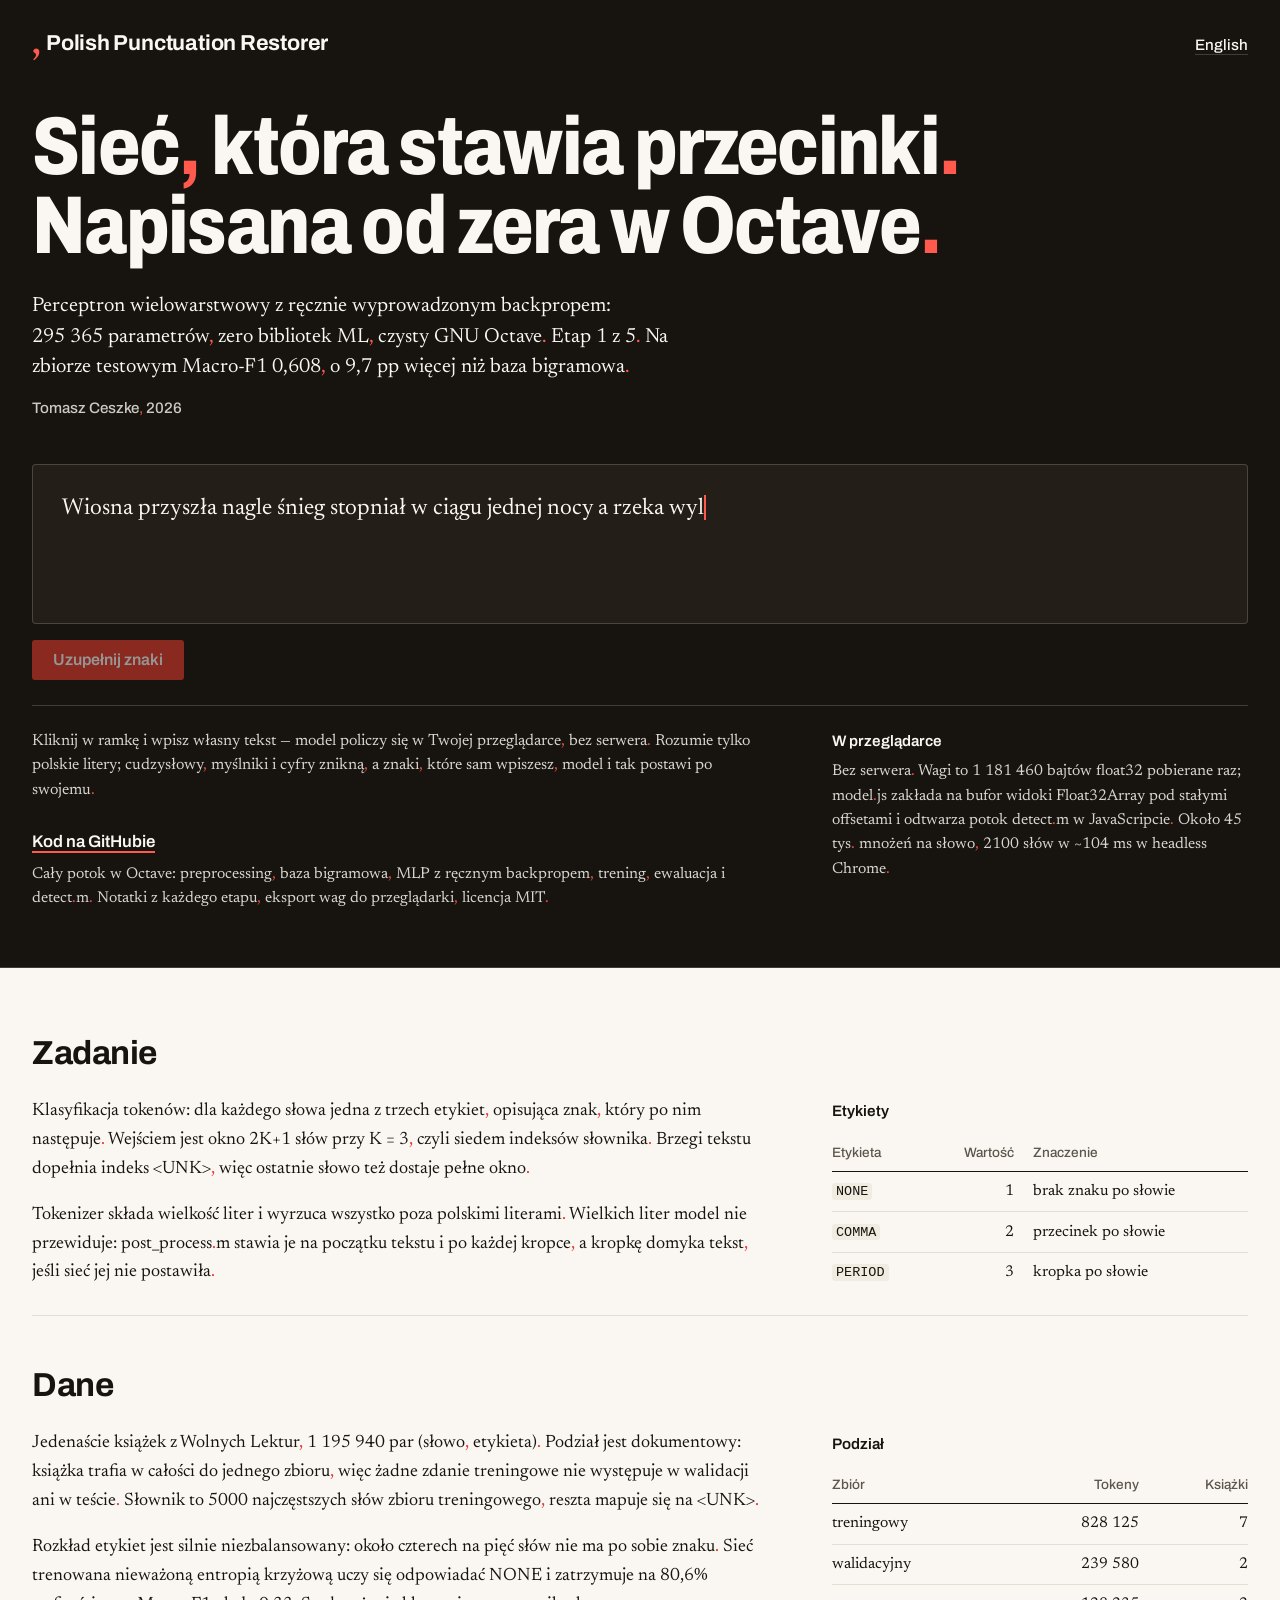
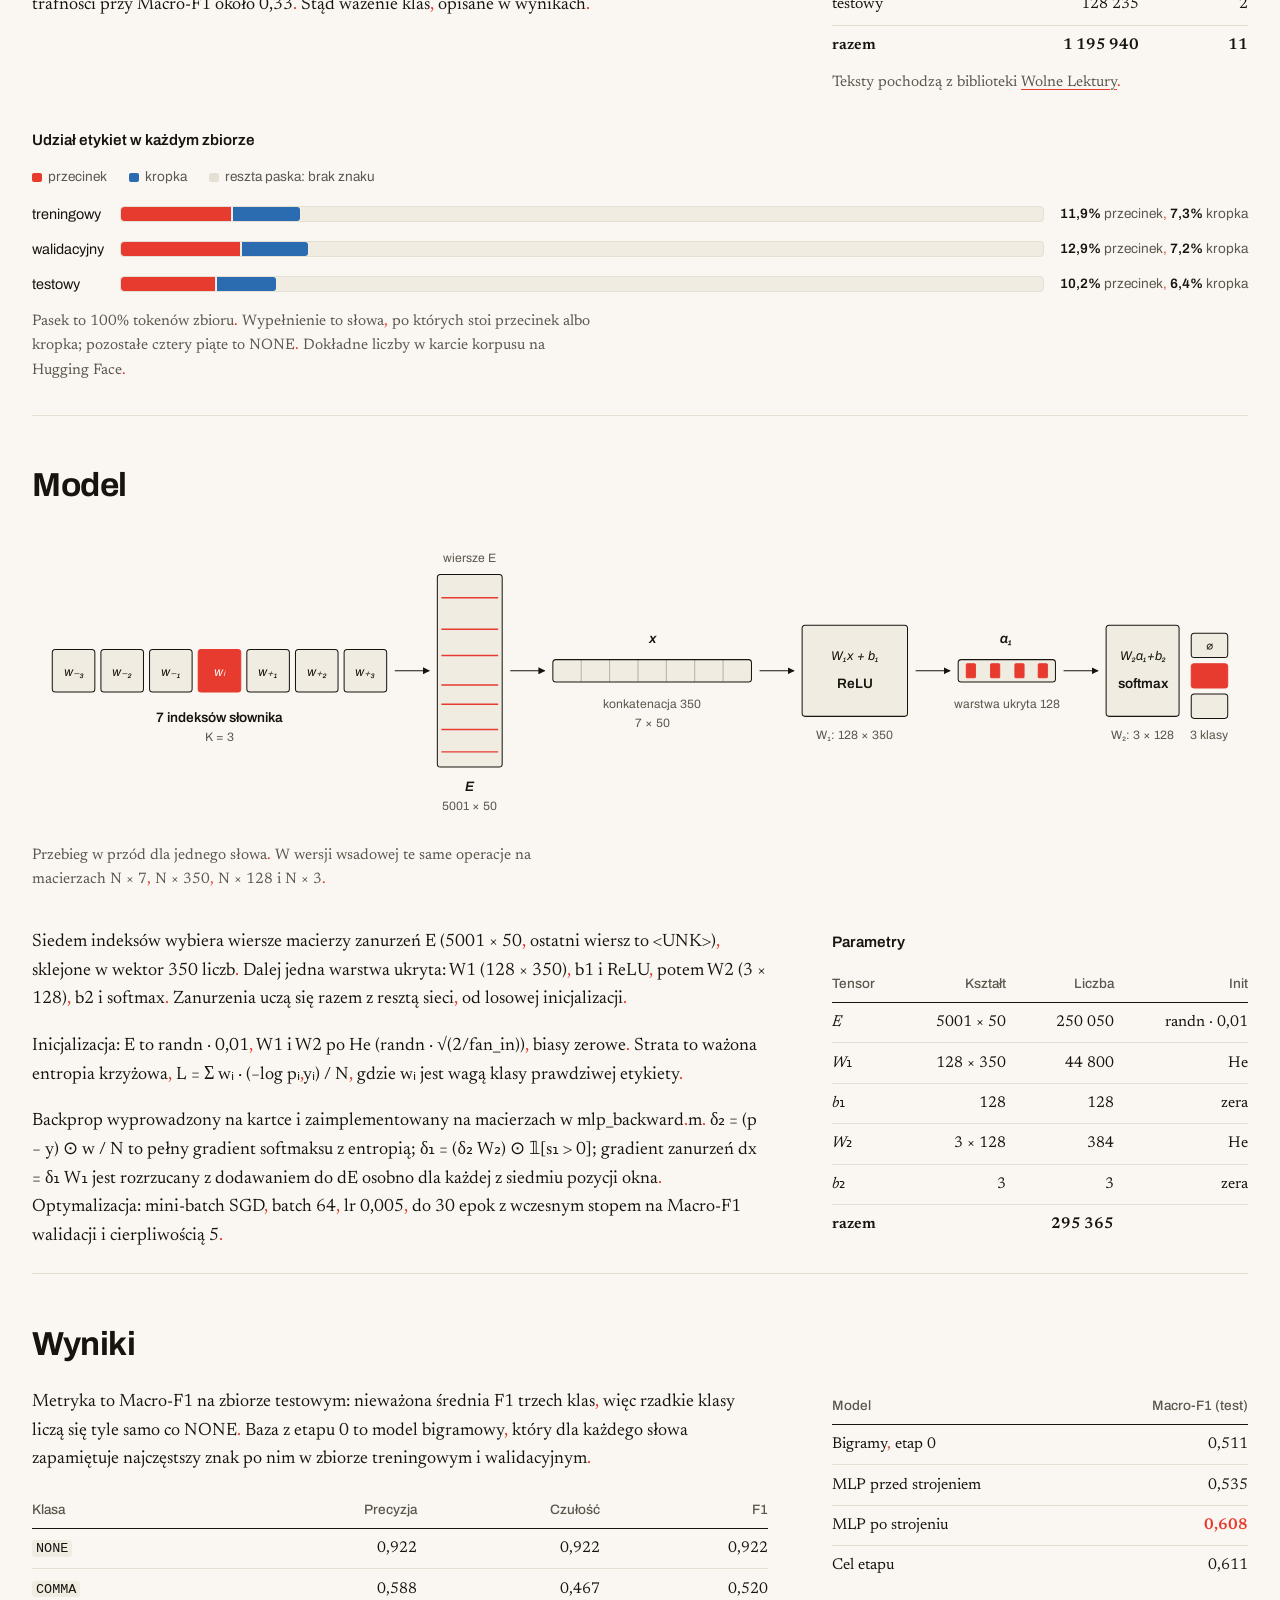
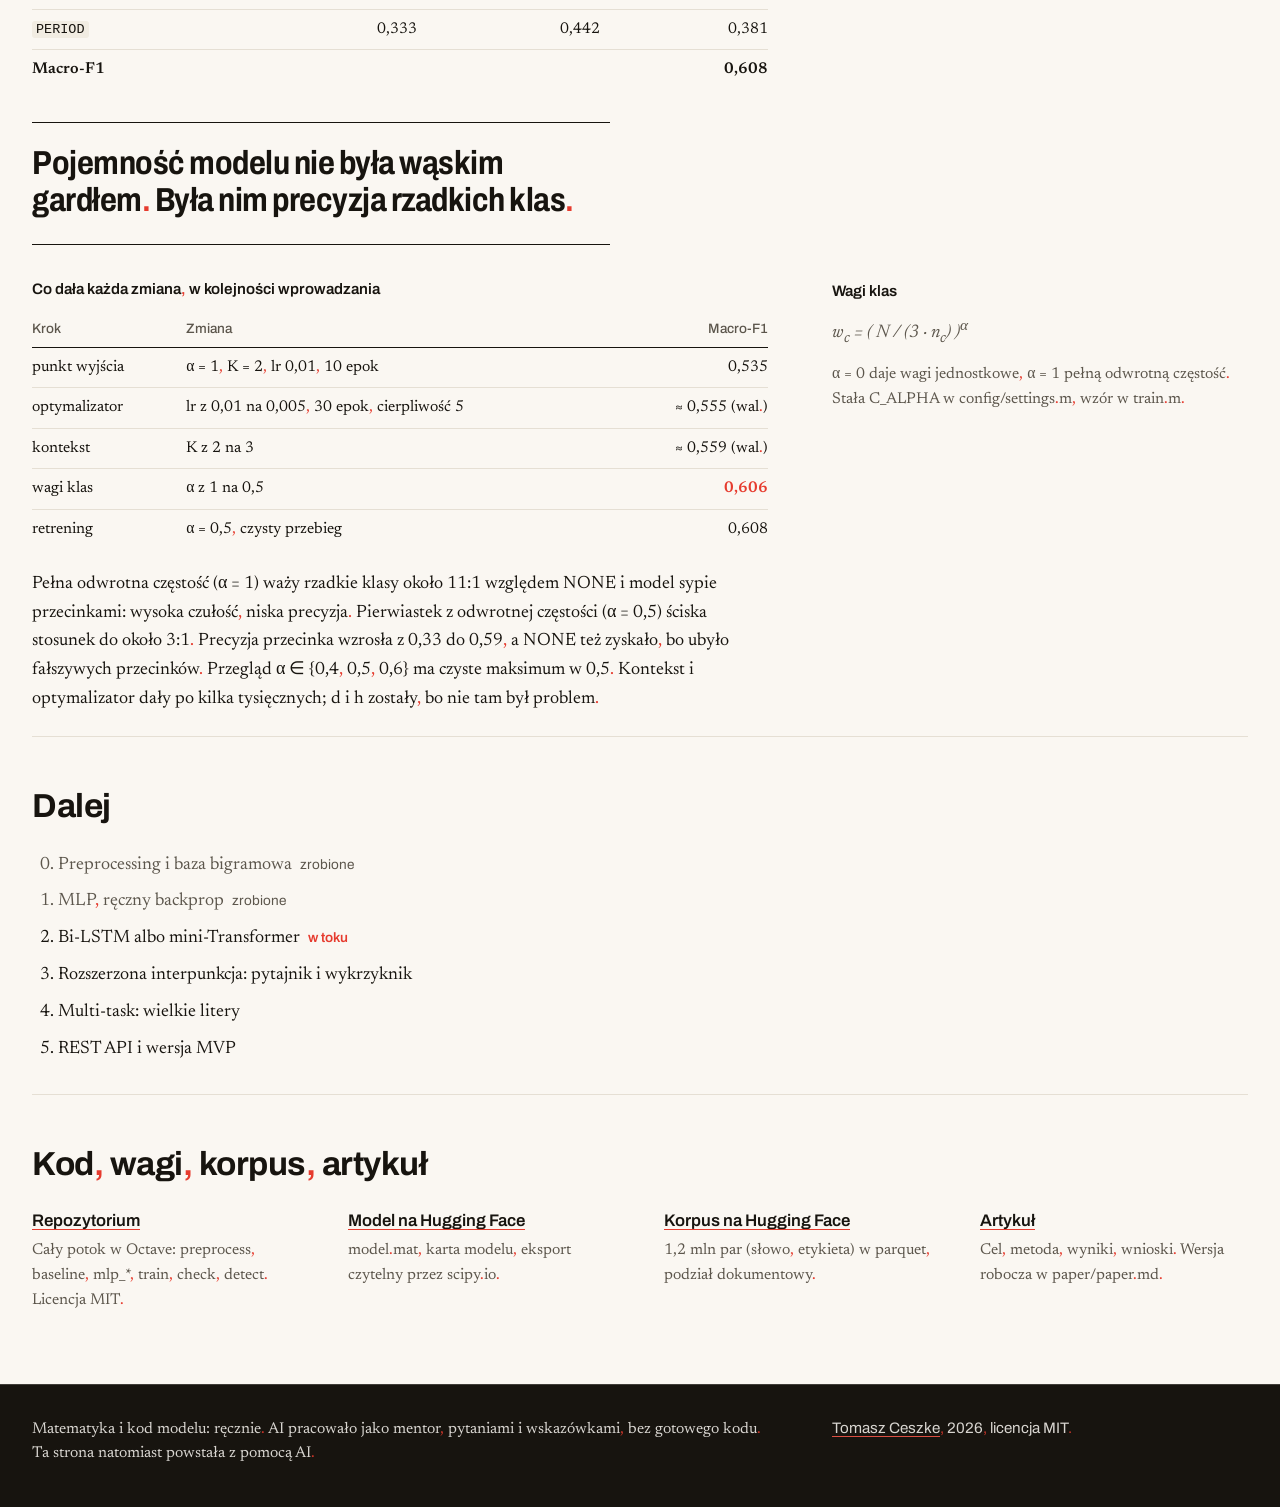
<file: web/index.html>
<!DOCTYPE html>
<html lang="pl">
<head>
  <meta charset="UTF-8">
  <meta name="viewport" content="width=device-width, initial-scale=1.0">
  <meta name="ppr-build" content="dev">
  <title>Polish Punctuation Restorer</title>
  <meta name="description" content="Sieć neuronowa, która uzupełnia brakujące przecinki i kropki w polskim tekście. Napisana od zera w GNU Octave, z ręcznie wyprowadzonym backpropem, bez bibliotek ML.">
  <meta property="og:title" content="Polish Punctuation Restorer">
  <meta property="og:description" content="Sieć, która stawia przecinki. Napisana od zera w Octave. Działa w przeglądarce.">
  <meta property="og:type" content="website">
  <meta property="og:url" content="https://tomek.ceszke.com/polish-punctuation-restorer/">
  <meta property="og:site_name" content="Polish Punctuation Restorer">
  <meta property="og:locale" content="pl_PL">
  <link rel="canonical" href="https://tomek.ceszke.com/polish-punctuation-restorer/">
  <script type="application/ld+json">
  {
    "@context": "https://schema.org",
    "@type": "SoftwareSourceCode",
    "name": "Polish Punctuation Restorer",
    "description": "Neural punctuation restoration for Polish text — restores missing commas and periods, implemented from scratch in pure GNU Octave.",
    "url": "https://tomek.ceszke.com/polish-punctuation-restorer/",
    "codeRepository": "https://github.com/tomekceszke/polish-punctuation-restorer",
    "sameAs": [
      "https://github.com/tomekceszke/polish-punctuation-restorer",
      "https://huggingface.co/tomekceszke/polish-punctuation-restorer"
    ],
    "programmingLanguage": "GNU Octave",
    "inLanguage": "pl",
    "license": "https://github.com/tomekceszke/polish-punctuation-restorer/blob/main/LICENSE",
    "author": {
      "@type": "Person",
      "name": "Tomasz Ceszke",
      "url": "https://tomek.ceszke.com/"
    }
  }
  </script>
  <link rel="preconnect" href="https://fonts.googleapis.com">
  <link rel="preconnect" href="https://fonts.gstatic.com" crossorigin>
  <link href="https://fonts.googleapis.com/css2?family=Archivo:ital,wdth,wght@0,62..125,400..900&family=Newsreader:ital,opsz,wght@0,6..72,400..600;1,6..72,400&display=swap" rel="stylesheet">
  <link rel="icon" href="data:image/svg+xml,<svg xmlns='http://www.w3.org/2000/svg' viewBox='0 0 100 100'><rect width='100' height='100' fill='%2317140f'/><text y='80' x='22' font-size='90' fill='%23ff5a4d'>,</text></svg>">
  <link rel="stylesheet" href="style.css">
</head>
<body>

<header class="band" data-punct>
  <div class="wrap">
    <div class="masthead">
      <a class="brand" href="#"><span class="brand-mark" aria-hidden="true">,</span>Polish Punctuation Restorer</a>
      <button class="lang-toggle" id="langToggle" aria-label="Switch language">English</button>
    </div>

    <h1 class="headline" data-i18n-html="mag.h1">Sieć, która stawia przecinki.<br>Napisana od zera w Octave.</h1>
    <p class="deck" data-i18n="mag.deck">Perceptron wielowarstwowy z ręcznie wyprowadzonym backpropem.</p>
    <p class="byline" data-i18n="mag.byline">Tomasz Ceszke, 2026</p>

    <div class="demo" id="demoPanel">
      <div class="demo-box" id="demoBox" lang="pl" aria-live="polite"></div>
      <div class="demo-actions">
        <button class="demo-btn" id="demoBtn" tabindex="-1" data-i18n="demo.button">Uzupełnij znaki</button>
        <span class="demo-status" id="demoStatus"></span>
        <span class="demo-count" id="demoCount"></span>
      </div>
    </div>

    <div class="demo-foot">
      <div>
        <p class="demo-note" data-i18n="demo.note">Kliknij w ramkę i wpisz własny tekst.</p>
        <aside class="repo">
          <h3><a href="https://github.com/tomekceszke/polish-punctuation-restorer" target="_blank" rel="noopener" data-i18n="mag.repo.title">Kod na GitHubie</a></h3>
          <p data-i18n="mag.repo.text">Cały potok w Octave.</p>
        </aside>
      </div>
      <aside>
        <h3 data-i18n="mag.browser.title">W przeglądarce</h3>
        <p data-i18n="mag.browser.text">Bez serwera.</p>
      </aside>
    </div>
  </div>
</header>

<main class="article" data-punct>
  <div class="wrap">

    <!-- ===== Task ===== -->
    <section class="sec">
      <h2 data-i18n="mag.task.title">Zadanie</h2>
      <div class="body">
        <p data-i18n="mag.task.p1">Klasyfikacja tokenów.</p>
        <p data-i18n="mag.task.p2">Tokenizer składa wielkość liter.</p>
      </div>
      <aside>
        <h3 data-i18n="mag.task.asideTitle">Etykiety</h3>
        <div class="table-wrap">
          <table>
            <thead><tr>
              <th data-i18n="mag.task.thLabel">Etykieta</th>
              <th data-i18n="mag.task.thValue">Wartość</th>
              <th class="txt" data-i18n="mag.task.thMeaning">Znaczenie</th>
            </tr></thead>
            <tbody>
              <tr><td><code>NONE</code></td><td>1</td><td class="txt" data-i18n="mag.task.rNone">brak znaku po słowie</td></tr>
              <tr><td><code>COMMA</code></td><td>2</td><td class="txt" data-i18n="mag.task.rComma">przecinek po słowie</td></tr>
              <tr><td><code>PERIOD</code></td><td>3</td><td class="txt" data-i18n="mag.task.rPeriod">kropka po słowie</td></tr>
            </tbody>
          </table>
        </div>
      </aside>
    </section>

    <!-- ===== Data ===== -->
    <section class="sec">
      <h2 data-i18n="mag.data.title">Dane</h2>
      <div class="body">
        <p data-i18n="mag.data.p1">Jedenaście książek z Wolnych Lektur.</p>
        <p data-i18n="mag.data.p2">Rozkład etykiet jest silnie niezbalansowany.</p>
      </div>
      <aside>
        <h3 data-i18n="mag.data.asideTitle">Podział</h3>
        <div class="table-wrap">
          <table>
            <thead><tr>
              <th data-i18n="mag.data.thSplit">Zbiór</th>
              <th data-i18n="mag.data.thTokens">Tokeny</th>
              <th data-i18n="mag.data.thBooks">Książki</th>
            </tr></thead>
            <tbody>
              <tr><td data-i18n="mag.data.rTrain">treningowy</td><td data-i18n="mag.n.train">828 125</td><td>7</td></tr>
              <tr><td data-i18n="mag.data.rVal">walidacyjny</td><td data-i18n="mag.n.val">239 580</td><td>2</td></tr>
              <tr><td data-i18n="mag.data.rTest">testowy</td><td data-i18n="mag.n.test">128 235</td><td>2</td></tr>
              <tr class="total"><td data-i18n="mag.data.rTotal">razem</td><td data-i18n="mag.n.total">1 195 940</td><td>11</td></tr>
            </tbody>
          </table>
        </div>
        <p class="credit" data-i18n-html="mag.data.credit">Teksty pochodzą z biblioteki <a href="https://wolnelektury.pl" target="_blank" rel="noopener">Wolne Lektury</a>.</p>
      </aside>

      <figure class="wide">
        <p class="fig-title" data-i18n="mag.data.figTitle">Udział etykiet w każdym zbiorze</p>
        <div class="legend">
          <span class="l-comma" data-i18n="mag.data.legComma">przecinek</span>
          <span class="l-period" data-i18n="mag.data.legPeriod">kropka</span>
          <span data-i18n="mag.data.legNone">reszta paska: brak znaku</span>
        </div>
        <div class="bars" role="img" aria-label="Label share per split: train 11.9% comma, 7.3% period; validation 12.9% comma, 7.2% period; test 10.2% comma, 6.4% period">
          <span class="lbl" data-i18n="mag.data.rTrain">treningowy</span>
          <div class="track"><div class="seg comma" style="width:11.9%" title="COMMA 11.9%"></div><div class="seg period" style="width:7.3%" title="PERIOD 7.3%"></div></div>
          <span class="val"><b data-i18n="mag.pct.tr.c">11,9%</b> <span data-i18n="mag.data.legComma">przecinek</span>, <b data-i18n="mag.pct.tr.p">7,3%</b> <span data-i18n="mag.data.legPeriod">kropka</span></span>

          <span class="lbl" data-i18n="mag.data.rVal">walidacyjny</span>
          <div class="track"><div class="seg comma" style="width:12.9%" title="COMMA 12.9%"></div><div class="seg period" style="width:7.2%" title="PERIOD 7.2%"></div></div>
          <span class="val"><b data-i18n="mag.pct.va.c">12,9%</b> <span data-i18n="mag.data.legComma">przecinek</span>, <b data-i18n="mag.pct.va.p">7,2%</b> <span data-i18n="mag.data.legPeriod">kropka</span></span>

          <span class="lbl" data-i18n="mag.data.rTest">testowy</span>
          <div class="track"><div class="seg comma" style="width:10.2%" title="COMMA 10.2%"></div><div class="seg period" style="width:6.4%" title="PERIOD 6.4%"></div></div>
          <span class="val"><b data-i18n="mag.pct.te.c">10,2%</b> <span data-i18n="mag.data.legComma">przecinek</span>, <b data-i18n="mag.pct.te.p">6,4%</b> <span data-i18n="mag.data.legPeriod">kropka</span></span>
        </div>
        <figcaption data-i18n="mag.data.figCaption">Pasek to 100% tokenów zbioru.</figcaption>
      </figure>
    </section>

    <!-- ===== Model ===== -->
    <section class="sec">
      <h2 data-i18n="mag.model.title">Model</h2>

      <figure class="wide arch" aria-label="Architecture: 7 indices, embedding lookup, concatenation to 350, hidden layer 128 with ReLU, softmax over 3 classes">
        <svg viewBox="0 0 1200 290" xmlns="http://www.w3.org/2000/svg" role="img">
          <defs>
            <marker id="arr" viewBox="0 0 10 10" refX="9" refY="5" markerWidth="7" markerHeight="7" orient="auto-start-reverse">
              <path d="M0,0 L10,5 L0,10 z" fill="currentColor"/>
            </marker>
          </defs>

          <!-- 7 indices -->
          <g>
            <rect class="box" x="20"  y="112" width="42" height="42" rx="3"/>
            <rect class="box" x="68"  y="112" width="42" height="42" rx="3"/>
            <rect class="box" x="116" y="112" width="42" height="42" rx="3"/>
            <rect class="hi"  x="164" y="112" width="42" height="42" rx="3"/>
            <rect class="box" x="212" y="112" width="42" height="42" rx="3"/>
            <rect class="box" x="260" y="112" width="42" height="42" rx="3"/>
            <rect class="box" x="308" y="112" width="42" height="42" rx="3"/>
            <text class="sub m" x="41"  y="138" text-anchor="middle">w₋₃</text>
            <text class="sub m" x="89"  y="138" text-anchor="middle">w₋₂</text>
            <text class="sub m" x="137" y="138" text-anchor="middle">w₋₁</text>
            <text class="sub m hi-text" x="185" y="138" text-anchor="middle">wᵢ</text>
            <text class="sub m" x="233" y="138" text-anchor="middle">w₊₁</text>
            <text class="sub m" x="281" y="138" text-anchor="middle">w₊₂</text>
            <text class="sub m" x="329" y="138" text-anchor="middle">w₊₃</text>
            <text class="lbl" x="185" y="184" text-anchor="middle" data-i18n="mag.arch.in">7 indeksów słownika</text>
            <text class="small" x="185" y="202" text-anchor="middle">K = 3</text>
          </g>
          <line class="line" x1="358" y1="133" x2="392" y2="133" marker-end="url(#arr)"/>

          <!-- E lookup -->
          <g>
            <rect class="box" x="400" y="38" width="64" height="190" rx="3"/>
            <line class="row" x1="404" y1="61"  x2="460" y2="61"/>
            <line class="row" x1="404" y1="92"  x2="460" y2="92"/>
            <line class="row" x1="404" y1="118" x2="460" y2="118"/>
            <line class="row" x1="404" y1="147" x2="460" y2="147"/>
            <line class="row" x1="404" y1="166" x2="460" y2="166"/>
            <line class="row" x1="404" y1="191" x2="460" y2="191"/>
            <line class="row" x1="404" y1="213" x2="460" y2="213"/>
            <text class="lbl m" x="432" y="252" text-anchor="middle">E</text>
            <text class="small" x="432" y="270" text-anchor="middle">5001 × 50</text>
            <text class="small" x="432" y="26" text-anchor="middle" data-i18n="mag.arch.lookup">wiersze E</text>
          </g>
          <line class="line" x1="472" y1="133" x2="506" y2="133" marker-end="url(#arr)"/>

          <!-- concat 350 -->
          <g>
            <rect class="vec" x="514" y="122" width="196" height="22" rx="3"/>
            <line class="thin" x1="542" y1="122" x2="542" y2="144"/>
            <line class="thin" x1="570" y1="122" x2="570" y2="144"/>
            <line class="thin" x1="598" y1="122" x2="598" y2="144"/>
            <line class="thin" x1="626" y1="122" x2="626" y2="144"/>
            <line class="thin" x1="654" y1="122" x2="654" y2="144"/>
            <line class="thin" x1="682" y1="122" x2="682" y2="144"/>
            <text class="lbl m" x="612" y="106" text-anchor="middle">x</text>
            <text class="small" x="612" y="170" text-anchor="middle" data-i18n="mag.arch.concat">konkatenacja, 350</text>
            <text class="small" x="612" y="188" text-anchor="middle">7 × 50</text>
          </g>
          <line class="line" x1="718" y1="133" x2="752" y2="133" marker-end="url(#arr)"/>

          <!-- W1 + ReLU -->
          <g>
            <rect class="box" x="760" y="88" width="104" height="90" rx="3"/>
            <text class="sub m" x="812" y="122" text-anchor="middle">W₁x + b₁</text>
            <text class="lbl" x="812" y="150" text-anchor="middle">ReLU</text>
            <text class="small" x="812" y="200" text-anchor="middle">W₁: 128 × 350</text>
          </g>
          <line class="line" x1="872" y1="133" x2="906" y2="133" marker-end="url(#arr)"/>

          <!-- hidden 128 -->
          <g>
            <rect class="vec" x="914" y="122" width="96" height="22" rx="3"/>
            <rect class="hi" x="922" y="126" width="9" height="14" rx="1"/>
            <rect class="hi" x="946" y="126" width="9" height="14" rx="1"/>
            <rect class="hi" x="970" y="126" width="9" height="14" rx="1"/>
            <rect class="hi" x="993" y="126" width="9" height="14" rx="1"/>
            <text class="lbl m" x="962" y="106" text-anchor="middle">a₁</text>
            <text class="small" x="962" y="170" text-anchor="middle" data-i18n="mag.arch.hidden">warstwa ukryta, 128</text>
          </g>
          <line class="line" x1="1018" y1="133" x2="1052" y2="133" marker-end="url(#arr)"/>

          <!-- W2 + softmax -> 3 classes -->
          <g>
            <rect class="box" x="1060" y="88" width="72" height="90" rx="3"/>
            <text class="sub m" x="1096" y="122" text-anchor="middle">W₂a₁+b₂</text>
            <text class="lbl" x="1096" y="150" text-anchor="middle">softmax</text>
            <text class="small" x="1096" y="200" text-anchor="middle">W₂: 3 × 128</text>
          </g>
          <g>
            <rect class="box" x="1144" y="96"  width="36" height="24" rx="3"/>
            <rect class="hi"  x="1144" y="126" width="36" height="24" rx="3"/>
            <rect class="box" x="1144" y="156" width="36" height="24" rx="3"/>
            <text class="sub" x="1162" y="113" text-anchor="middle">∅</text>
            <text class="sub hi-text" x="1162" y="144" text-anchor="middle" font-weight="700">,</text>
            <text class="sub" x="1162" y="173" text-anchor="middle">.</text>
            <text class="small" x="1162" y="200" text-anchor="middle" data-i18n="mag.arch.out">3 klasy</text>
          </g>
        </svg>
        <figcaption data-i18n="mag.model.figCaption">Przebieg w przód dla jednego słowa.</figcaption>
      </figure>

      <div class="body">
        <p data-i18n="mag.model.p1">Siedem indeksów wybiera wiersze macierzy zanurzeń E.</p>
        <p data-i18n="mag.model.p2">Inicjalizacja.</p>
        <p data-i18n="mag.model.p3">Backprop wyprowadzony na kartce.</p>
      </div>
      <aside>
        <h3 data-i18n="mag.model.asideTitle">Parametry</h3>
        <div class="table-wrap">
          <table>
            <thead><tr>
              <th data-i18n="mag.model.thTensor">Tensor</th>
              <th data-i18n="mag.model.thShape">Kształt</th>
              <th data-i18n="mag.model.thCount">Liczba</th>
              <th data-i18n="mag.model.thInit">Init</th>
            </tr></thead>
            <tbody>
              <tr><td><i>E</i></td><td>5001 × 50</td><td data-i18n="mag.n.pE">250 050</td><td data-i18n="mag.model.initE">randn · 0,01</td></tr>
              <tr><td><i>W</i>₁</td><td>128 × 350</td><td data-i18n="mag.n.pW1">44 800</td><td data-i18n="mag.model.initHe">He</td></tr>
              <tr><td><i>b</i>₁</td><td>128</td><td>128</td><td data-i18n="mag.model.initZero">zera</td></tr>
              <tr><td><i>W</i>₂</td><td>3 × 128</td><td>384</td><td data-i18n="mag.model.initHe">He</td></tr>
              <tr><td><i>b</i>₂</td><td>3</td><td>3</td><td data-i18n="mag.model.initZero">zera</td></tr>
              <tr class="total"><td data-i18n="mag.model.rTotal">razem</td><td></td><td data-i18n="mag.n.pAll">295 365</td><td></td></tr>
            </tbody>
          </table>
        </div>
      </aside>
    </section>

    <!-- ===== Results ===== -->
    <section class="sec">
      <h2 data-i18n="mag.results.title">Wyniki</h2>
      <div class="body">
        <p data-i18n="mag.results.p1">Metryka to Macro-F1 na zbiorze testowym.</p>
        <div class="table-wrap">
          <table>
            <thead><tr>
              <th data-i18n="mag.results.thClass">Klasa</th>
              <th data-i18n="mag.results.thPrec">Precyzja</th>
              <th data-i18n="mag.results.thRec">Czułość</th>
              <th>F1</th>
            </tr></thead>
            <tbody>
              <tr><td><code>NONE</code></td><td data-i18n="mag.num.922">0,922</td><td data-i18n="mag.num.922">0,922</td><td data-i18n="mag.num.922">0,922</td></tr>
              <tr><td><code>COMMA</code></td><td data-i18n="mag.num.588">0,588</td><td data-i18n="mag.num.467">0,467</td><td data-i18n="mag.num.520">0,520</td></tr>
              <tr><td><code>PERIOD</code></td><td data-i18n="mag.num.333">0,333</td><td data-i18n="mag.num.442">0,442</td><td data-i18n="mag.num.381">0,381</td></tr>
              <tr class="total"><td>Macro-F1</td><td></td><td></td><td data-i18n="mag.num.608">0,608</td></tr>
            </tbody>
          </table>
        </div>
      </div>
      <aside>
        <div class="table-wrap">
          <table>
            <thead><tr>
              <th data-i18n="mag.results.thModel">Model</th>
              <th data-i18n="mag.results.thScore">Macro-F1 (test)</th>
            </tr></thead>
            <tbody>
              <tr><td data-i18n="mag.results.rBaseline">Bigramy, etap 0</td><td data-i18n="mag.num.511">0,511</td></tr>
              <tr><td data-i18n="mag.results.rUntuned">MLP przed strojeniem</td><td data-i18n="mag.num.535">0,535</td></tr>
              <tr><td data-i18n="mag.results.rTuned">MLP po strojeniu</td><td class="best" data-i18n="mag.num.608">0,608</td></tr>
              <tr><td data-i18n="mag.results.rTarget">Cel etapu</td><td data-i18n="mag.num.611">0,611</td></tr>
            </tbody>
          </table>
        </div>
      </aside>

      <blockquote class="pull wide" data-i18n="mag.results.quote">Pojemność modelu nie była wąskim gardłem. Była nim precyzja rzadkich klas.</blockquote>

      <div class="body">
        <div class="table-wrap">
          <table>
            <caption data-i18n="mag.results.ladderTitle">Co dała każda zmiana, w kolejności wprowadzania</caption>
            <thead><tr>
              <th data-i18n="mag.results.thStep">Krok</th>
              <th class="txt" data-i18n="mag.results.thChange">Zmiana</th>
              <th data-i18n="mag.results.thF1">Macro-F1</th>
            </tr></thead>
            <tbody>
              <tr><td data-i18n="mag.results.l0">punkt wyjścia</td><td class="txt" data-i18n="mag.results.l0c">α = 1, K = 2, lr 0,01, 10 epok</td><td data-i18n="mag.results.l0v">0,535</td></tr>
              <tr><td data-i18n="mag.results.l1">optymalizator</td><td class="txt" data-i18n="mag.results.l1c">lr z 0,01 na 0,005, 30 epok, cierpliwość 5</td><td data-i18n="mag.results.l1v">≈ 0,555 (wal.)</td></tr>
              <tr><td data-i18n="mag.results.l2">kontekst</td><td class="txt" data-i18n="mag.results.l2c">K z 2 na 3</td><td data-i18n="mag.results.l2v">≈ 0,559 (wal.)</td></tr>
              <tr><td data-i18n="mag.results.l3">wagi klas</td><td class="txt" data-i18n="mag.results.l3c">α z 1 na 0,5</td><td class="best" data-i18n="mag.results.l3v">0,606</td></tr>
              <tr><td data-i18n="mag.results.l4">retrening</td><td class="txt" data-i18n="mag.results.l4c">α = 0,5, czysty przebieg</td><td data-i18n="mag.results.l4v">0,608</td></tr>
            </tbody>
          </table>
        </div>
        <p data-i18n="mag.results.p2">Pełna odwrotna częstość.</p>
      </div>
      <aside>
        <h3 data-i18n="mag.results.asideTitle">Wagi klas</h3>
        <p class="formula">w<sub>c</sub> = ( N / (3 · n<sub>c</sub>) )<sup>α</sup></p>
        <p data-i18n="mag.results.asideText">α = 0 daje wagi jednostkowe.</p>
      </aside>
    </section>

    <!-- ===== Next ===== -->
    <section class="sec">
      <h2 data-i18n="mag.next.title">Dalej</h2>
      <ol class="stages wide" start="0">
        <li class="past"><span data-i18n="mag.next.s0">Preprocessing i baza bigramowa</span><span class="state" data-i18n="mag.next.done">zrobione</span></li>
        <li class="past"><span data-i18n="mag.next.s1">MLP, ręczny backprop</span><span class="state" data-i18n="mag.next.done">zrobione</span></li>
        <li class="now"><span data-i18n="mag.next.s2">Bi-LSTM albo mini-Transformer</span><span class="state" data-i18n="mag.next.now">w toku</span></li>
        <li><span data-i18n="mag.next.s3">Rozszerzona interpunkcja: pytajnik i wykrzyknik</span></li>
        <li><span data-i18n="mag.next.s4">Multi-task: wielkie litery</span></li>
        <li><span data-i18n="mag.next.s5">REST API i wersja MVP</span></li>
      </ol>
    </section>

    <!-- ===== Links ===== -->
    <section class="sec">
      <h2 data-i18n="mag.links.title">Kod, wagi, korpus, artykuł</h2>
      <dl class="refs wide">
        <div>
          <dt><a href="https://github.com/tomekceszke/polish-punctuation-restorer" target="_blank" rel="noopener" data-i18n="mag.links.repo">Repozytorium</a></dt>
          <dd data-i18n="mag.links.repoNote">Cały potok w Octave.</dd>
        </div>
        <div>
          <dt><a href="https://huggingface.co/tomekceszke/polish-punctuation-restorer" target="_blank" rel="noopener" data-i18n="mag.links.model">Model na Hugging Face</a></dt>
          <dd data-i18n="mag.links.modelNote">model.mat, karta modelu.</dd>
        </div>
        <div>
          <dt><a href="https://huggingface.co/datasets/tomekceszke/polish-punctuation-corpus" target="_blank" rel="noopener" data-i18n="mag.links.data">Korpus na Hugging Face</a></dt>
          <dd data-i18n="mag.links.dataNote">1,2 mln par w parquet.</dd>
        </div>
        <div>
          <dt><a href="https://github.com/tomekceszke/polish-punctuation-restorer/blob/main/paper/paper.md" target="_blank" rel="noopener" data-i18n="mag.links.paper">Artykuł</a></dt>
          <dd data-i18n="mag.links.paperNote">Cel, metoda, wyniki, wnioski.</dd>
        </div>
      </dl>
    </section>

  </div>
</main>

<footer class="colophon" data-punct>
  <div class="wrap">
    <p data-i18n="mag.footer.ai">Matematyka i kod modelu: ręcznie.</p>
    <p class="meta" data-i18n-html="mag.footer.meta"><a href="https://tomek.ceszke.com/">Tomasz Ceszke</a>, 2026, licencja MIT.</p>
  </div>
</footer>

<script src="i18n.js"></script>
<script src="i18n-page.js"></script>
<script src="model.js"></script>
<script src="script.js"></script>
</body>
</html>
</file>
<file: web/style.css>
/* ===========================================================================
   Landing page stylesheet (feature-article layout).
   A saturated ultramarine band carries the headline and the live demo; the
   article below sits on tinted paper in a wide two-column grid (text | tables).
   The demo-state class contract is shared with style.css so script.js drives both
   pages unchanged: .demo.is-live, .demo-box.is-empty, .caret, .mark(.on),
   .demo-status.working/.loading/.error, .demo-btn.armed/.pressed, .demo-count.over
   =========================================================================== */

:root {
  --band: #17140f;
  --band-deep: #231e17;
  --band-line: rgba(250, 247, 242, 0.18);
  --band-ink: #faf7f2;
  --band-accent: #ff5a4d;   /* red as it reads on black */
  --band-btn: #e63b2e;

  --paper: #faf7f2;
  --paper-2: #f1ece2;
  --ink: #17140f;
  --ink-soft: #5c564c;
  --rule: #e5dfd4;
  --accent: #e63b2e;

  --c-comma: #e63b2e;   /* chart series, validated on --paper */
  --c-period: #2b6cb0;

  --display: Archivo, "Helvetica Neue", Arial, sans-serif;
  --text: Newsreader, Georgia, "Times New Roman", serif;
  --mono: ui-monospace, "SF Mono", Menlo, Consolas, monospace;

  --wrap: 80rem;
  --col-text: 46rem;
}

@media (prefers-color-scheme: dark) {
  :root {
    --band: #0e0c09;
    --band-deep: #1a1611;
    --paper: #14110c;
    --paper-2: #1e1a14;
    --ink: #f1ece2;
    --ink-soft: #a89f8f;
    --rule: #2e2921;
    --accent: #ff5a4d;
    --c-comma: #e8503f;  /* validated on the dark paper */
    --c-period: #4f93da;
  }
}

* { box-sizing: border-box; }

body {
  margin: 0;
  background: var(--paper);
  color: var(--ink);
  font-family: var(--text);
  font-size: 1.125rem;
  line-height: 1.6;
  -webkit-font-smoothing: antialiased;
}

.wrap {
  max-width: var(--wrap);
  margin: 0 auto;
  padding-inline: 2rem;
}

a { color: inherit; }
code {
  font-family: var(--mono);
  font-size: 0.86em;
  background: var(--paper-2);
  padding: 0.05em 0.3em;
  border-radius: 3px;
}

/* Punctuation motif: only h1 and h2 carry [data-punct] */
.punct { color: var(--accent); }
.band .punct { color: var(--band-accent); }

/* ===== Band ===== */
.band {
  background: var(--band);
  color: var(--band-ink);
  border-bottom: 1px solid var(--band-line);
}
.band .wrap { padding-block: 1.6rem 3.5rem; }

.masthead {
  display: flex;
  justify-content: space-between;
  align-items: baseline;
  gap: 1rem;
  font-family: var(--display);
  font-size: 0.95rem;
  font-weight: 500;
}
.brand {
  font-size: 1.35rem;
  font-weight: 700;
  letter-spacing: -0.01em;
  text-decoration: none;
}
.brand-mark {
  color: var(--band-accent);
  font-family: var(--text);
  font-size: 1.6em;
  line-height: 0;
  margin-right: 0.15em;
  vertical-align: -0.12em;
}

.lang-toggle {
  font: inherit;
  color: inherit;
  background: none;
  border: 0;
  padding: 0;
  cursor: pointer;
  text-decoration: underline;
  text-decoration-color: var(--band-line);
  text-underline-offset: 4px;
}
.lang-toggle:hover { text-decoration-color: currentColor; }
.lang-toggle:focus-visible { outline: 2px solid var(--band-accent); outline-offset: 3px; }

.headline {
  font-family: var(--display);
  font-variation-settings: "wdth" 82;
  font-weight: 800;
  font-size: clamp(2.7rem, 6.4vw, 6rem);
  line-height: 0.96;
  letter-spacing: -0.02em;
  margin: 3rem 0 1.6rem;
  max-width: 30ch;
}

.deck {
  font-size: clamp(1.15rem, 1.6vw, 1.4rem);
  line-height: 1.5;
  max-width: 58ch;
  margin: 0 0 0.8rem;
}

.byline {
  font-family: var(--display);
  font-size: 0.95rem;
  font-weight: 500;
  opacity: 0.8;
  margin: 0 0 2.75rem;
}

/* ===== Demo ===== */
.demo { margin: 0; }

.demo-box {
  font-size: clamp(1.2rem, 1.8vw, 1.5rem);
  line-height: 1.6;
  background: var(--band-deep);
  color: var(--band-ink);
  border: 1px solid var(--band-line);
  border-radius: 4px;
  padding: 1.6rem 1.8rem;
  min-height: 10rem;
  max-height: 24rem;
  overflow-y: auto;
  white-space: pre-wrap;
  overflow-wrap: break-word;
  transition: border-color 0.15s;
}
.demo:not(.is-live) .demo-box { cursor: text; }
.demo-box:focus,
.demo-box:focus-visible { outline: 2px solid var(--band-accent); outline-offset: 2px; border-color: var(--band-accent); }

.demo.is-live .demo-box.is-empty::before {
  content: attr(data-placeholder);
  color: var(--band-ink);
  opacity: 0.55;
}

.demo-box .caret {
  display: inline-block;
  width: 2px;
  height: 1.1em;
  background: var(--band-accent);
  vertical-align: text-bottom;
  animation: blink 0.9s steps(1) infinite;
}
@keyframes blink { 50% { opacity: 0; } }

.demo-box .mark {
  display: inline-block;
  color: var(--band-accent);
  font-weight: 600;
  width: 0;
  opacity: 0;
  transform: translateY(0.15em);
}
.demo-box .mark.on {
  width: auto;
  opacity: 1;
  transform: none;
  transition: opacity 0.2s, transform 0.3s cubic-bezier(0.2, 1.6, 0.4, 1);
}

.demo-actions {
  display: flex;
  flex-wrap: wrap;
  align-items: center;
  gap: 0.8rem 1.1rem;
  margin-top: 1rem;
}

.demo-btn {
  font-family: var(--display);
  font-weight: 600;
  font-size: 1rem;
  padding: 0.7rem 1.3rem;
  border: 0;
  border-radius: 3px;
  background: var(--band-btn);
  color: #fff;
  cursor: default;
  pointer-events: none;
  opacity: 0.55;
  transition: opacity 0.2s, transform 0.12s;
}
.demo-btn.armed { opacity: 1; }
.demo-btn.pressed { transform: scale(0.95); }
.demo.is-live .demo-btn { pointer-events: auto; cursor: pointer; opacity: 1; }
.demo.is-live .demo-btn:hover { filter: brightness(1.06); }
.demo.is-live .demo-btn:focus-visible { outline: 2px solid var(--band-ink); outline-offset: 3px; }
.demo-btn:disabled { opacity: 0.4; cursor: not-allowed; transform: none; }

.demo-status {
  font-style: italic;
  font-size: 1rem;
  opacity: 0.85;
  min-height: 1.4em;
}
.demo-status.working::after,
.demo-status.loading::after {
  content: "";
  display: inline-block;
  width: 0.8em; height: 0.8em;
  margin-left: 0.45em;
  border: 2px solid var(--band-accent);
  border-top-color: transparent;
  border-radius: 50%;
  vertical-align: -0.1em;
  animation: spin 0.7s linear infinite;
}
@keyframes spin { to { transform: rotate(360deg); } }
.demo-status.error { color: var(--band-accent); font-style: normal; opacity: 1; }

.demo-count {
  margin-left: auto;
  font-family: var(--display);
  font-size: 0.9rem;
  font-variant-numeric: tabular-nums;
  opacity: 0.8;
}
.demo-count.over { color: var(--band-accent); opacity: 1; }

.demo-foot {
  display: grid;
  grid-template-columns: minmax(0, var(--col-text)) minmax(16rem, 1fr);
  gap: 1.5rem 4rem;
  margin-top: 1.6rem;
  padding-top: 1.4rem;
  border-top: 1px solid var(--band-line);
}
.demo-note {
  margin: 0;
  font-size: 1rem;
  line-height: 1.55;
  opacity: 0.85;
}
.band aside h3 {
  font-family: var(--display);
  font-size: 0.95rem;
  font-weight: 600;
  margin: 0 0 0.4rem;
}
.band .repo { margin-top: 1.6rem; }
.band .repo h3 { font-size: 1.05rem; }
.band .repo a {
  text-decoration: underline;
  text-decoration-color: var(--band-accent);
  text-decoration-thickness: 2px;
  text-underline-offset: 4px;
}
.band .repo a:hover { color: var(--band-accent); }
.band aside p {
  margin: 0;
  color: inherit; /* the article's aside rule would otherwise paint it ink-on-ultramarine */
  font-size: 0.98rem;
  line-height: 1.55;
  opacity: 0.85;
}

/* ===== Article ===== */
.article .wrap { padding-block: 1rem 3rem; }

.sec {
  display: grid;
  grid-template-columns: minmax(0, var(--col-text)) minmax(16rem, 1fr);
  column-gap: 4rem;
  row-gap: 1.6rem;
  align-items: start;
  padding: 3.2rem 0 1.4rem;
  border-top: 1px solid var(--rule);
}
.sec:first-child { border-top: 0; }

.sec > h2,
.sec > .wide { grid-column: 1 / -1; }

.sec > h2 {
  font-family: var(--display);
  font-weight: 700;
  font-size: clamp(1.7rem, 2.6vw, 2.2rem);
  line-height: 1.1;
  letter-spacing: -0.015em;
  margin: 0;
}

.body p { margin: 0 0 1.1rem; }
.body p:last-child { margin-bottom: 0; }
.body a, .credit a, .refs a {
  text-decoration: underline;
  text-decoration-color: var(--accent);
  text-underline-offset: 3px;
}

/* Side column: the tables the text refers to */
.sec > aside { align-self: start; }
aside h3 {
  font-family: var(--display);
  font-size: 0.95rem;
  font-weight: 600;
  line-height: 1.6;
  margin: 0.15rem 0 0.7rem;
}
aside p {
  margin: 0.7rem 0 0;
  font-size: 0.98rem;
  color: var(--ink-soft);
}
.formula {
  font-family: var(--text);
  font-style: italic;
  font-size: 1.15rem;
  margin: 0;
}

/* Tables */
.table-wrap { overflow-x: auto; }
.body .table-wrap { margin-bottom: 1.3rem; }
.body .table-wrap:last-child { margin-bottom: 0; }
table {
  border-collapse: collapse;
  width: 100%;
  font-size: 0.98rem;
  font-variant-numeric: tabular-nums;
}
caption {
  caption-side: top;
  text-align: left;
  font-family: var(--display);
  font-size: 0.95rem;
  font-weight: 600;
  padding-bottom: 0.6rem;
}
th, td {
  text-align: right;
  padding: 0.45rem 0 0.45rem 1.2rem;
  border-bottom: 1px solid var(--rule);
  white-space: nowrap;
  vertical-align: top;
}
th:first-child, td:first-child { text-align: left; padding-left: 0; }
th.txt, td.txt { text-align: left; white-space: normal; }
thead th {
  font-family: var(--display);
  font-weight: 500;
  font-size: 0.85rem;
  color: var(--ink-soft);
  border-bottom-color: var(--ink);
}
tbody tr:last-child td { border-bottom: 0; }
tr.total td { border-top: 1px solid var(--ink); font-weight: 600; }
td.best { color: var(--accent); font-weight: 600; }
td code { white-space: nowrap; }

/* Figures */
figure { margin: 0.4rem 0 0.6rem; }
figcaption, .credit {
  font-size: 0.95rem;
  color: var(--ink-soft);
  margin-top: 0.9rem;
  max-width: 62ch;
}
.credit { margin: 0.4rem 0 0; }
.fig-title {
  font-family: var(--display);
  font-size: 0.95rem;
  font-weight: 600;
  margin: 0 0 0.9rem;
}

/* Class-share bars: two series on a neutral track, direct-labelled */
.legend {
  display: flex;
  flex-wrap: wrap;
  gap: 0.4rem 1.4rem;
  font-family: var(--display);
  font-size: 0.85rem;
  color: var(--ink-soft);
  margin-bottom: 0.9rem;
}
.legend span::before {
  content: "";
  display: inline-block;
  width: 0.7em; height: 0.7em;
  border-radius: 2px;
  margin-right: 0.45em;
  vertical-align: -0.05em;
  background: var(--sw, var(--rule));
}
.legend .l-comma { --sw: var(--c-comma); }
.legend .l-period { --sw: var(--c-period); }

.bars {
  display: grid;
  grid-template-columns: max-content minmax(0, 1fr) max-content;
  gap: 0.75rem 1rem;
  align-items: center;
}
.bars .lbl { font-family: var(--display); font-size: 0.9rem; }
.bars .val {
  font-family: var(--display);
  font-size: 0.85rem;
  color: var(--ink-soft);
  font-variant-numeric: tabular-nums;
  white-space: nowrap;
}
.track {
  height: 16px;
  display: flex;
  gap: 2px;
  background: var(--paper-2);
  border: 1px solid var(--rule);
  border-radius: 4px;
  overflow: hidden;
}
.seg { height: 100%; }
.seg.comma { background: var(--c-comma); border-radius: 3px 0 0 3px; }
.seg.period { background: var(--c-period); border-radius: 0 3px 3px 0; }
.bars .val b { font-weight: 600; color: var(--ink); }

/* Architecture SVG: strokes follow the ink, highlights follow the accent */
.arch { overflow-x: auto; }
.arch svg {
  display: block;
  width: 100%;
  min-width: 56rem;
  height: auto;
  color: var(--ink);
  font-family: var(--display);
}
.arch .box { fill: var(--paper-2); stroke: currentColor; stroke-width: 1; }
.arch .vec { fill: var(--paper-2); stroke: currentColor; stroke-width: 1; }
.arch .hi { fill: var(--accent); stroke: var(--accent); }
.arch .hi-text { fill: var(--paper); }
.arch .line { stroke: currentColor; stroke-width: 1; fill: none; }
.arch .thin { stroke: currentColor; stroke-width: 0.6; opacity: 0.45; }
.arch .row { stroke: var(--accent); stroke-width: 1.4; }
.arch text { fill: currentColor; font-size: 13px; }
.arch .small { font-size: 12px; fill: var(--ink-soft); }
.arch .sub { font-size: 12.5px; }
.arch .m { font-style: italic; }
.arch .lbl { font-weight: 600; font-size: 13.5px; }

/* Pull quote: the article's one finding */
.pull {
  margin: 0.4rem 0;
  padding: 1.4rem 0 1.5rem;
  border-top: 1px solid var(--ink);
  border-bottom: 1px solid var(--ink);
  font-family: var(--display);
  font-variation-settings: "wdth" 84;
  font-weight: 700;
  font-size: clamp(1.5rem, 2.6vw, 2.3rem);
  line-height: 1.12;
  letter-spacing: -0.015em;
  max-width: 34ch;
}

/* Roadmap: a genuine sequence, hence numbered */
.stages {
  margin: 0;
  padding-left: 1.6rem;
  max-width: var(--col-text);
}
.stages li { margin-bottom: 0.5rem; }
.stages li.past { color: var(--ink-soft); }
.stages .state {
  font-family: var(--display);
  font-size: 0.85rem;
  color: var(--ink-soft);
  margin-left: 0.5rem;
}
.stages li.now .state { color: var(--accent); font-weight: 600; }

/* Links */
.refs {
  margin: 0;
  display: grid;
  grid-template-columns: repeat(auto-fit, minmax(16rem, 1fr));
  gap: 1.2rem 3rem;
}
.refs div { min-width: 0; }
.refs dt { font-family: var(--display); font-weight: 600; font-size: 1.05rem; }
.refs dd { margin: 0.2rem 0 0; font-size: 0.98rem; color: var(--ink-soft); }

/* Footer bookends the page in the band colour */
.colophon {
  background: var(--band);
  color: var(--band-ink);
  border-top: 1px solid var(--band-line);
}
.colophon .wrap {
  padding-block: 2rem 2.6rem;
  display: grid;
  grid-template-columns: minmax(0, var(--col-text)) minmax(16rem, 1fr);
  gap: 1rem 4rem;
  font-size: 0.98rem;
  line-height: 1.55;
}
.colophon p { margin: 0; opacity: 0.85; }
.colophon a {
  text-decoration: underline;
  text-decoration-color: var(--band-accent);
  text-underline-offset: 3px;
}
.colophon .meta { font-family: var(--display); font-size: 0.95rem; }

/* ===== Narrow screens ===== */
@media (max-width: 48rem) {
  .wrap { padding-inline: 1.25rem; }
  .band .wrap { padding-block: 1.2rem 2.5rem; }
  .headline { margin-top: 2.4rem; }
  .demo-box { padding: 1.2rem 1.25rem; }
  .demo-foot,
  .sec,
  .colophon .wrap { grid-template-columns: minmax(0, 1fr); }
  .sec { padding-top: 2.4rem; }
  .bars { grid-template-columns: max-content minmax(0, 1fr); }
  .bars .val { grid-column: 2; margin-top: -0.4rem; }
}

@media (prefers-reduced-motion: reduce) {
  * { animation: none !important; transition: none !important; }
}
</file>
